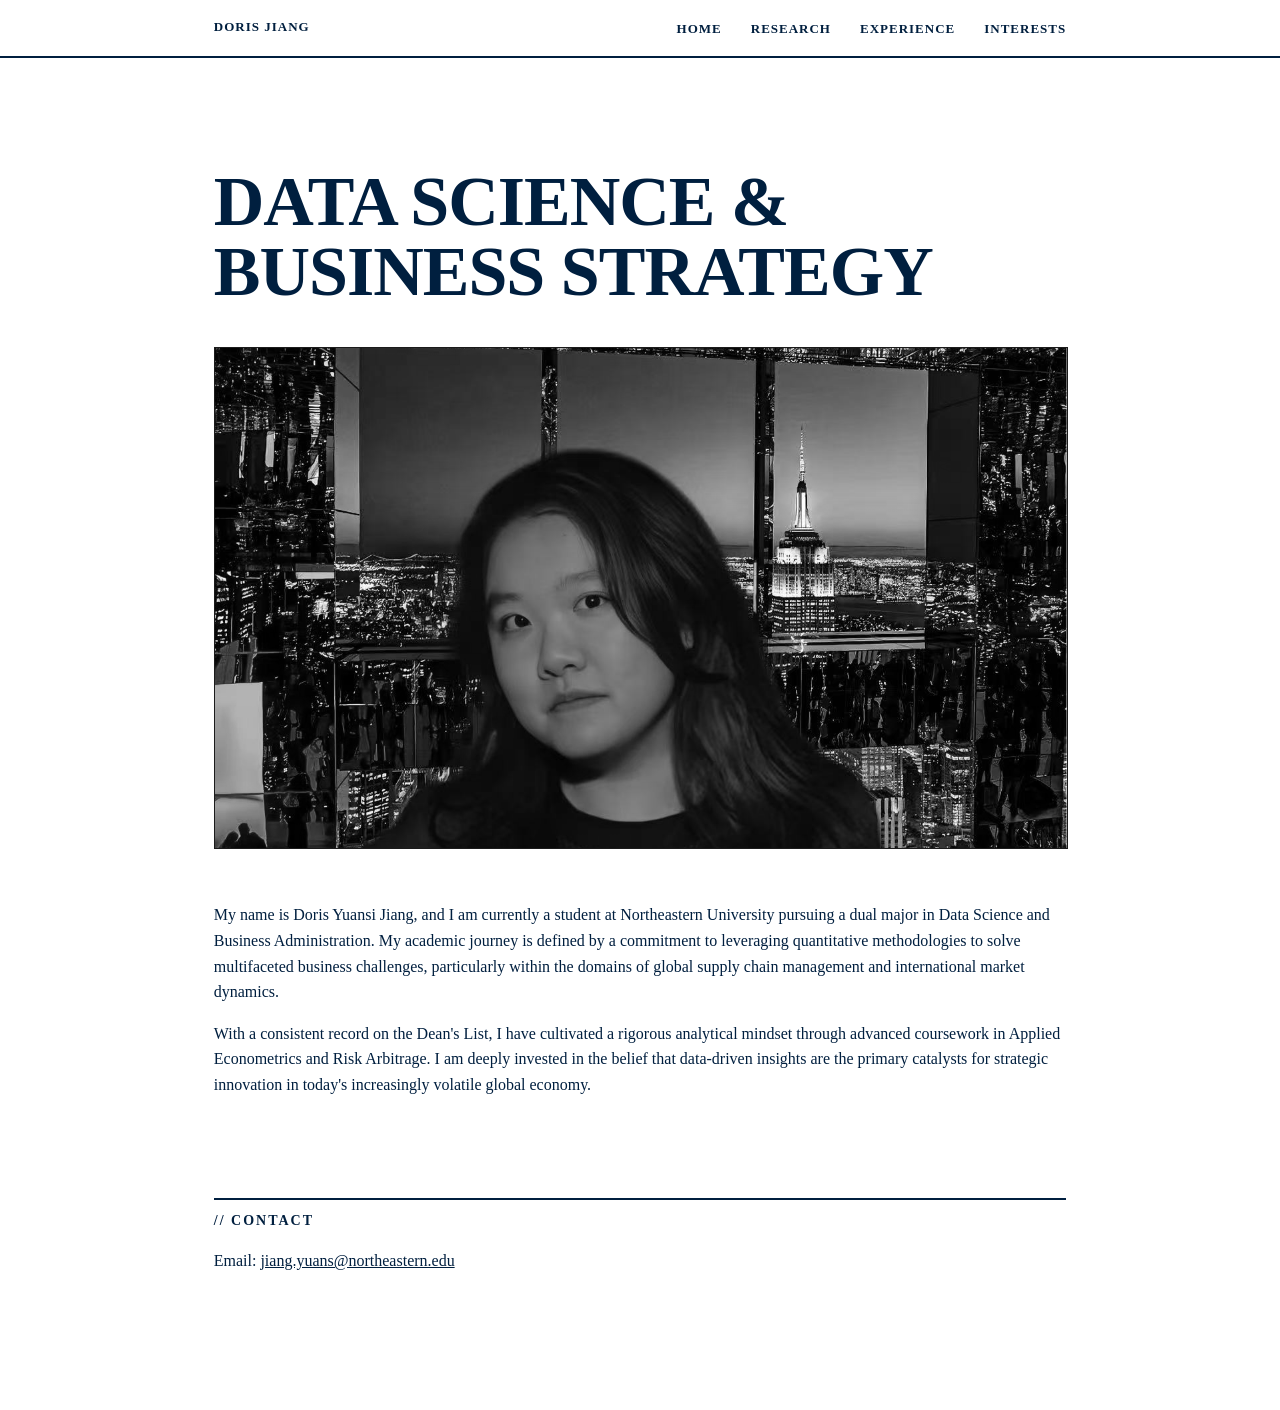
<file: index.html>
<!DOCTYPE html>
<html lang="en">
<head>
    <meta charset="UTF-8">
    <title>Doris Yuansi Jiang | Home</title>
    <link rel="stylesheet" href="style.css">
</head>
<body>
    <nav>
        <div class="nav-content">
            <a href="index.html">Doris Jiang</a>
            <div class="nav-links">
                <a href="index.html">Home</a>
                <a href="research.html">Research</a>
                <a href="experience.html">Experience</a>
                <a href="interests.html">Interests</a>
            </div>
        </div>
    </nav>
    <div class="container">
        <h1 class="main-title">Data Science &<br>Business Strategy</h1>
        <img src="profile.jpg" alt="Doris Jiang" class="main-photo">
        <div class="intro-text">
            <p>
                My name is Doris Yuansi Jiang, and I am currently a student at Northeastern University pursuing a dual major in Data Science and Business Administration. My academic journey is defined by a commitment to leveraging quantitative methodologies to solve multifaceted business challenges, particularly within the domains of global supply chain management and international market dynamics.
            </p>
            <p>
                With a consistent record on the Dean's List, I have cultivated a rigorous analytical mindset through advanced coursework in Applied Econometrics and Risk Arbitrage. I am deeply invested in the belief that data-driven insights are the primary catalysts for strategic innovation in today's increasingly volatile global economy.
            </p>
        </div>
        <footer class="contact-section">
            <h2 class="section-label">// CONTACT</h2>
            <p>Email: <a href="mailto:jiang.yuans@northeastern.edu">jiang.yuans@northeastern.edu</a></p>
        </footer>
    </div>
</body>
</html>
</file>
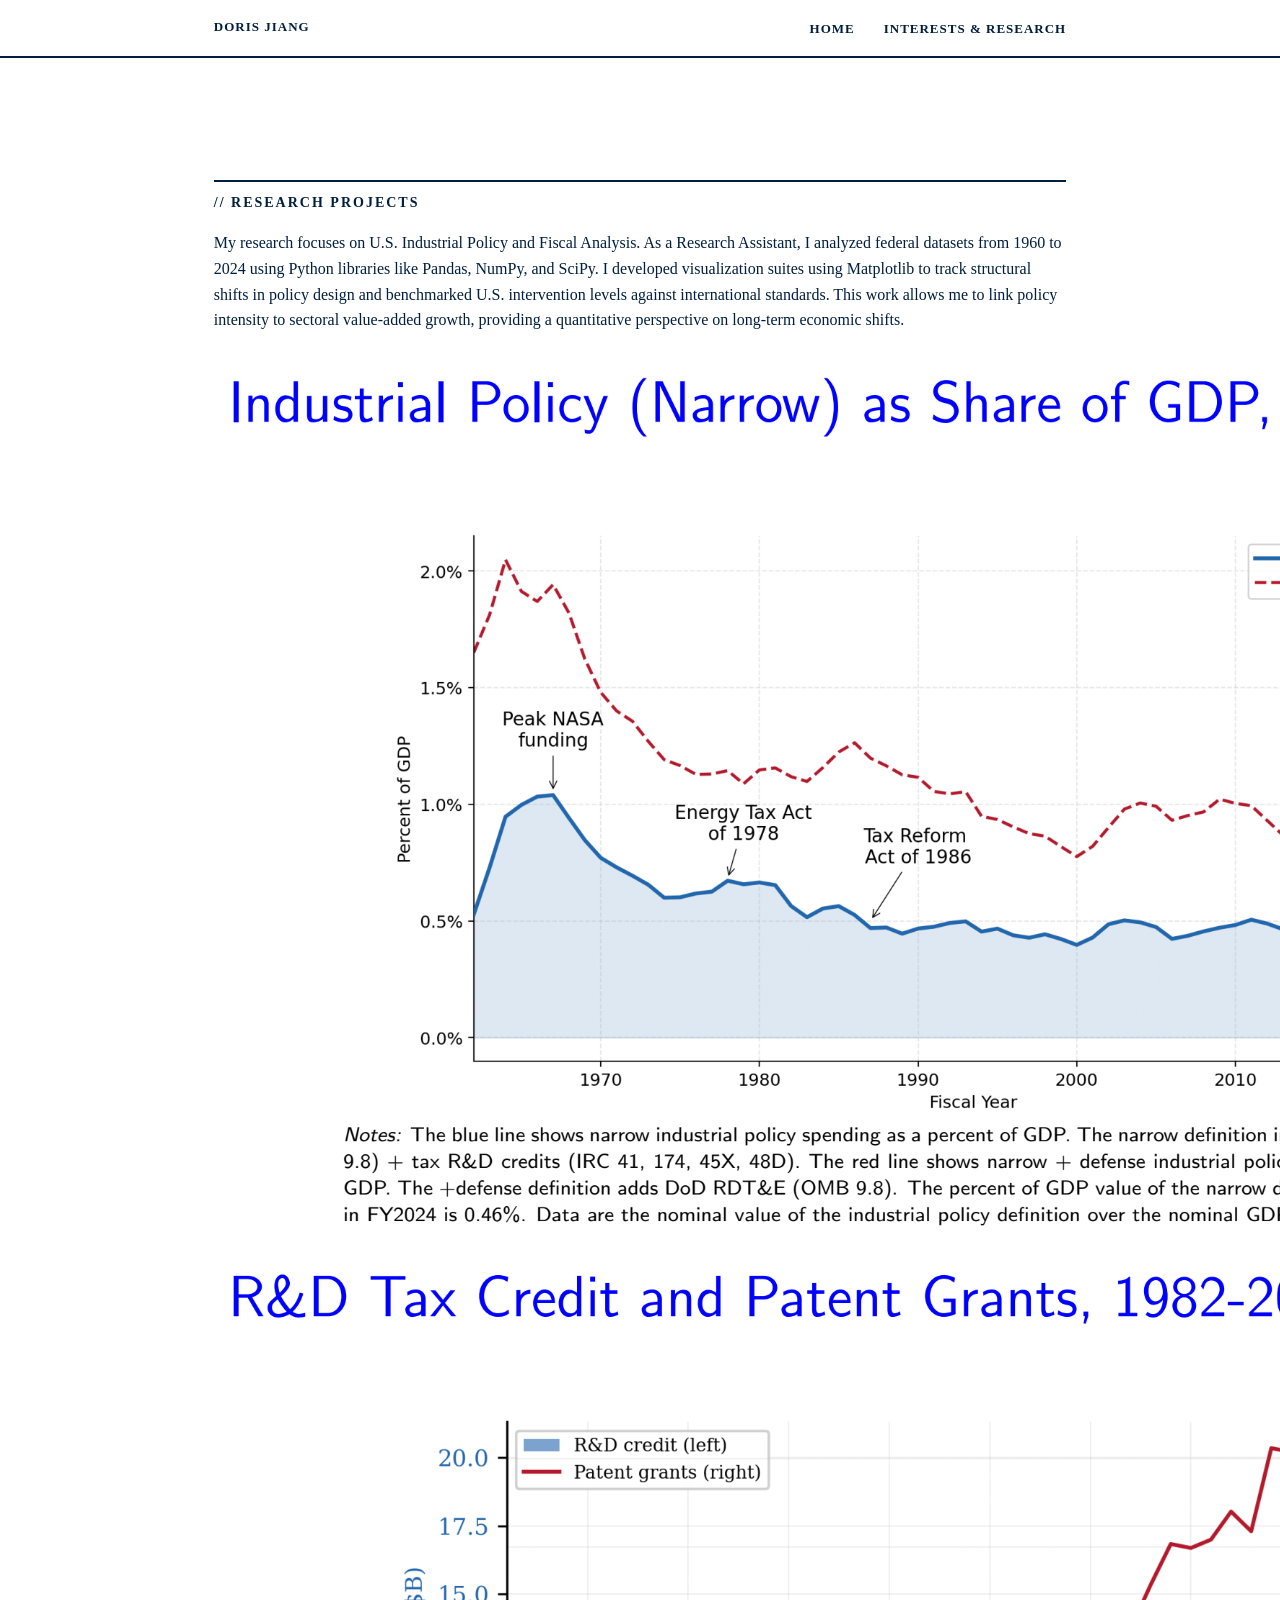
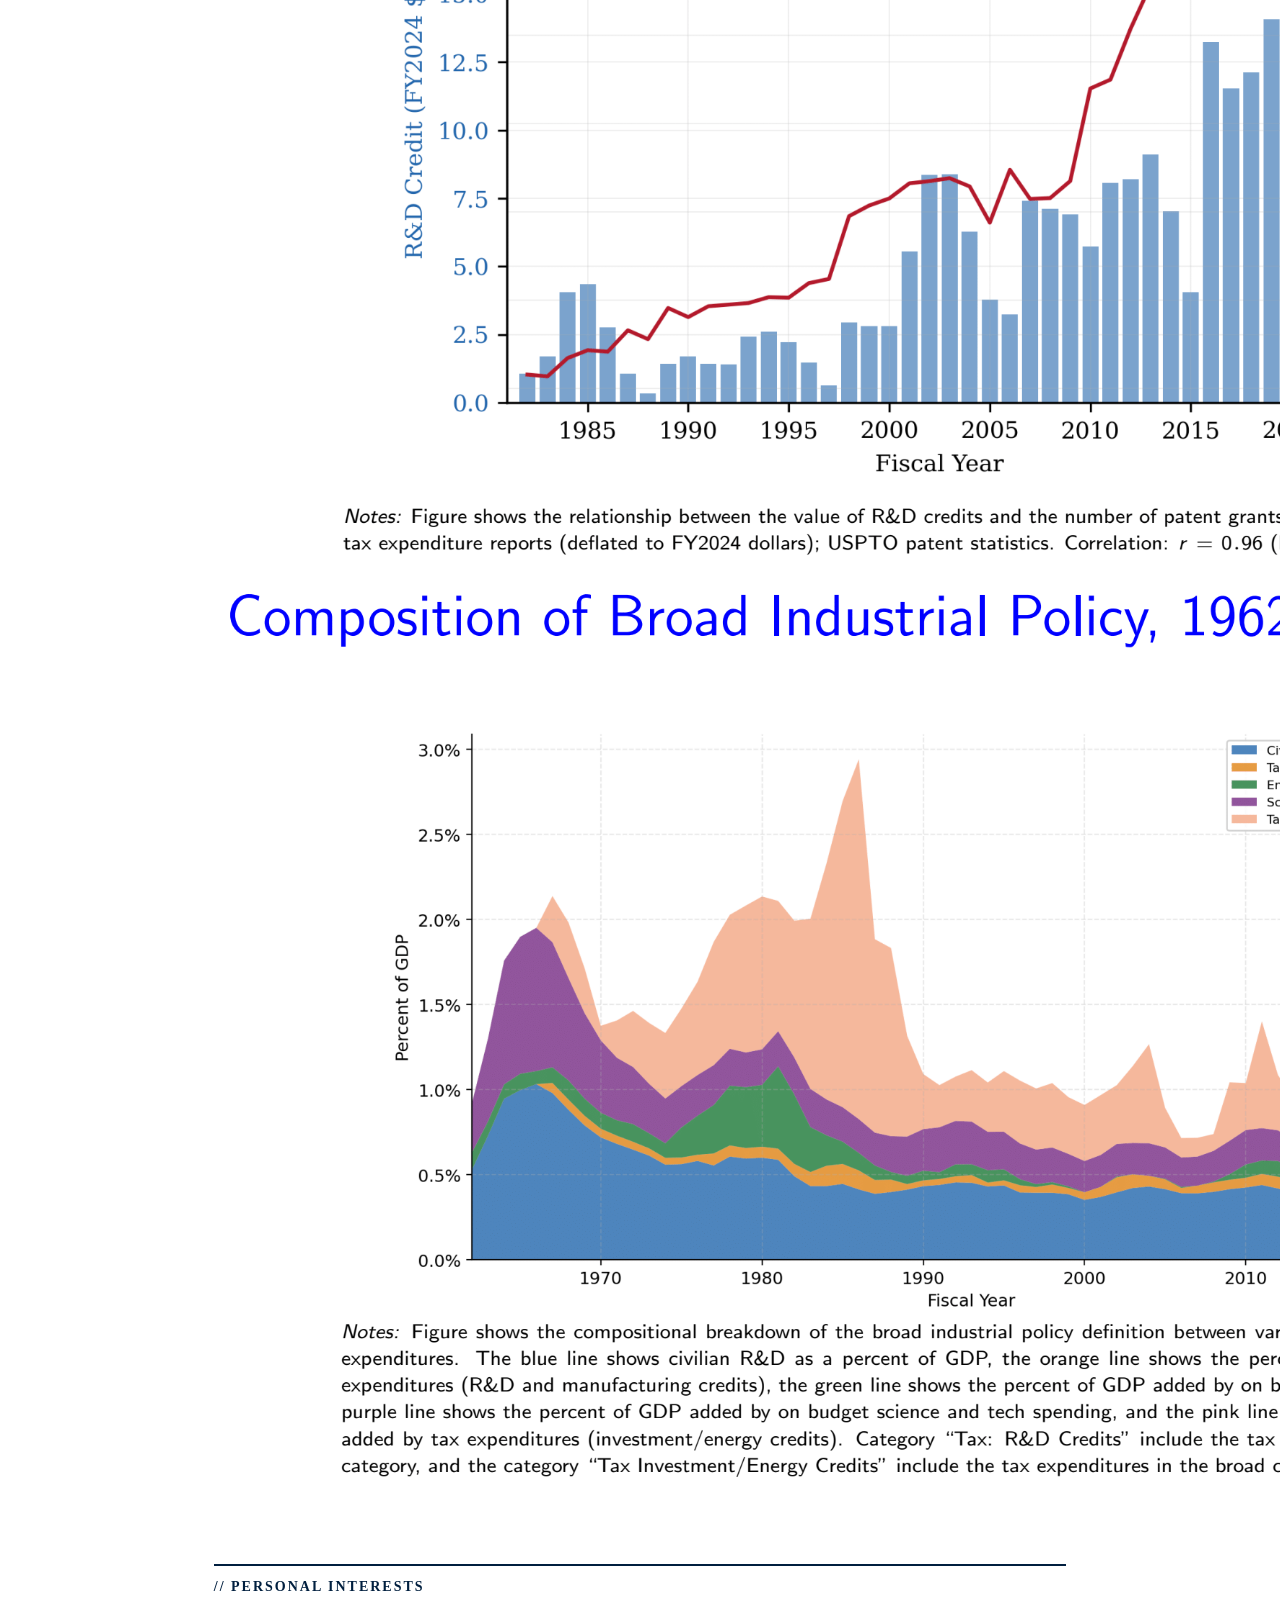
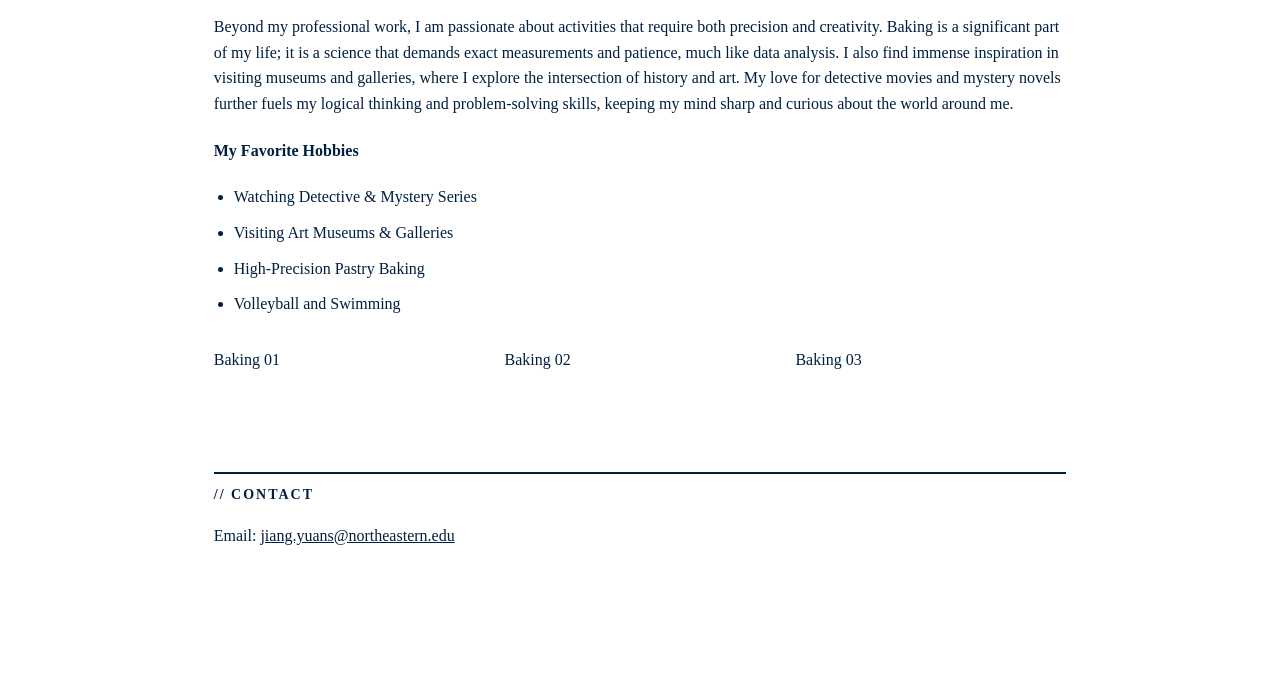
<file: about.html>
<!DOCTYPE html>
<html lang="en">
<head>
    <meta charset="UTF-8">
    <meta name="viewport" content="width=device-width, initial-scale=1.0">
    <title>Interests & Research | Doris Jiang</title>
    <link rel="stylesheet" href="style.css">
</head>
<body>
    <nav>
        <div class="nav-content">
            <a href="index.html" class="logo">Doris Jiang</a>
            <div class="nav-links">
                <a href="index.html">Home</a>
                <a href="about.html">Interests & Research</a>
            </div>
        </div>
    </nav>

    <div class="container">
        <section id="research">
            <h2 class="section-label">// RESEARCH PROJECTS</h2>
            <p>
                My research focuses on U.S. Industrial Policy and Fiscal Analysis. As a Research Assistant, I analyzed federal datasets from 1960 to 2024 using Python libraries like Pandas, NumPy, and SciPy. I developed visualization suites using Matplotlib to track structural shifts in policy design and benchmarked U.S. intervention levels against international standards. This work allows me to link policy intensity to sectoral value-added growth, providing a quantitative perspective on long-term economic shifts.
            </p>
            <div class="grid-3">
                <div class="placeholder-box"><img src="research1.jpg" class="placeholder-box">
                <div class="placeholder-box"><img src="research2.jpg" class="placeholder-box">
                <div class="placeholder-box"><img src="research3.jpg" class="placeholder-box">
            </div>
        </section>

        <section id="interests">
            <h2 class="section-label">// PERSONAL INTERESTS</h2>
            <p>
                Beyond my professional work, I am passionate about activities that require both precision and creativity. Baking is a significant part of my life; it is a science that demands exact measurements and patience, much like data analysis. I also find immense inspiration in visiting museums and galleries, where I explore the intersection of history and art. My love for detective movies and mystery novels further fuels my logical thinking and problem-solving skills, keeping my mind sharp and curious about the world around me.
            </p>
            
            <h4 class="sub-heading">My Favorite Hobbies</h4>
            <ul>
                <li>Watching Detective & Mystery Series</li>
                <li>Visiting Art Museums & Galleries</li>
                <li>High-Precision Pastry Baking</li>
                <li>Volleyball and Swimming</li>
            </ul>

            <div class="grid-3">
                <div class="placeholder-box baking"><span>Baking 01</span></div>
                <div class="placeholder-box baking"><span>Baking 02</span></div>
                <div class="placeholder-box baking"><span>Baking 03</span></div>
            </div>
        </section>

        <footer class="contact-section">
            <h2 class="section-label">// CONTACT</h2>
            <p>Email: <a href="mailto:jiang.yuans@northeastern.edu">jiang.yuans@northeastern.edu</a></p>
        </footer>
    </div>
</body>
</html>
</file>
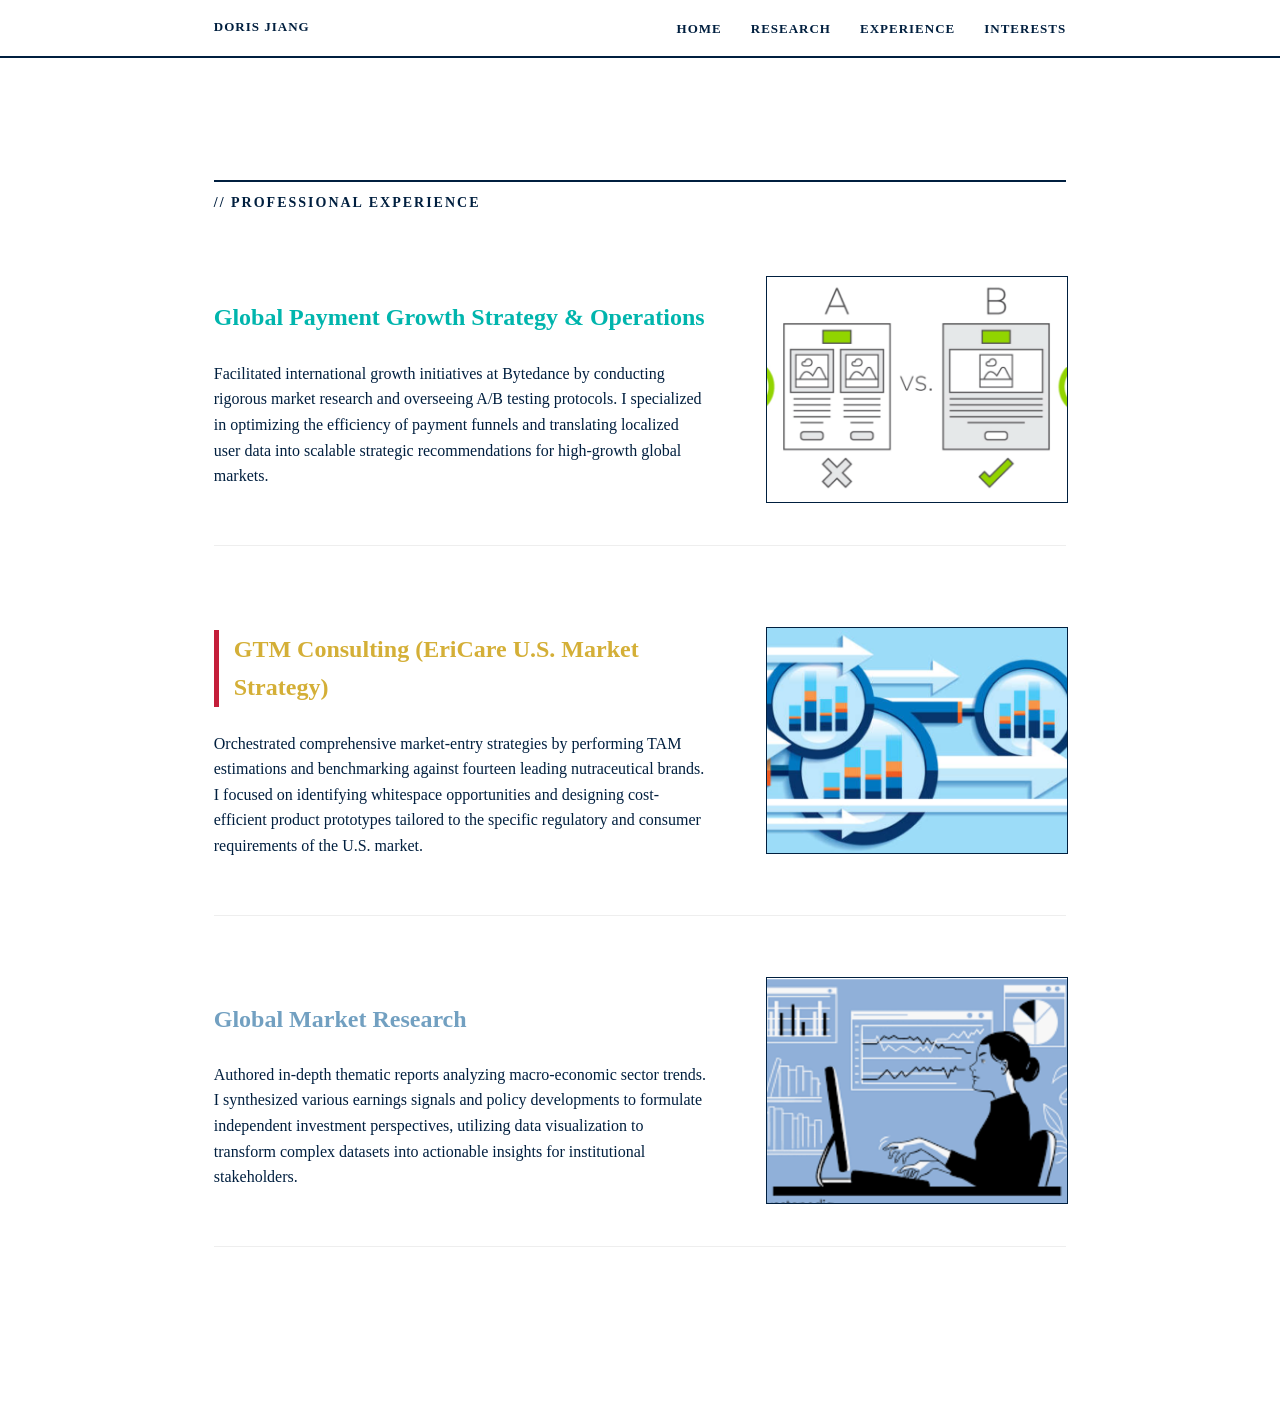
<file: experience.html>
<!DOCTYPE html>
<html lang="en">
<head>
    <meta charset="UTF-8">
    <title>Experience | Doris Jiang</title>
    <link rel="stylesheet" href="style.css">
</head>
<body>
    <nav>
        <div class="nav-content">
            <a href="index.html">Doris Jiang</a>
            <div class="nav-links">
                <a href="index.html">Home</a>
                <a href="research.html">Research</a>
                <a href="experience.html">Experience</a>
                <a href="interests.html">Interests</a>
            </div>
        </div>
    </nav>
    <div class="container">
        <h2 class="section-label">// PROFESSIONAL EXPERIENCE</h2>

        <div class="exp-item bytedance">
            <div class="exp-info">
                <h3>Global Payment Growth Strategy & Operations</h3>
                <p>Facilitated international growth initiatives at Bytedance by conducting rigorous market research and overseeing A/B testing protocols. I specialized in optimizing the efficiency of payment funnels and translating localized user data into scalable strategic recommendations for high-growth global markets.</p>
            </div>
            <img src="experience1.jpg" alt="Bytedance" class="exp-img-box">
        </div>

        <div class="exp-item gtm">
            <div class="exp-info">
                <h3>GTM Consulting (EriCare U.S. Market Strategy)</h3>
                <p>Orchestrated comprehensive market-entry strategies by performing TAM estimations and benchmarking against fourteen leading nutraceutical brands. I focused on identifying whitespace opportunities and designing cost-efficient product prototypes tailored to the specific regulatory and consumer requirements of the U.S. market.</p>
            </div>
            <img src="experience2.jpg" alt="GTM Consulting" class="exp-img-box">
        </div>

        <div class="exp-item research-market">
            <div class="exp-info">
                <h3>Global Market Research</h3>
                <p>Authored in-depth thematic reports analyzing macro-economic sector trends. I synthesized various earnings signals and policy developments to formulate independent investment perspectives, utilizing data visualization to transform complex datasets into actionable insights for institutional stakeholders.</p>
            </div>
            <img src="experience3.jpg" alt="Market Research" class="exp-img-box">
        </div>
    </div>
</body>
</html>
</file>
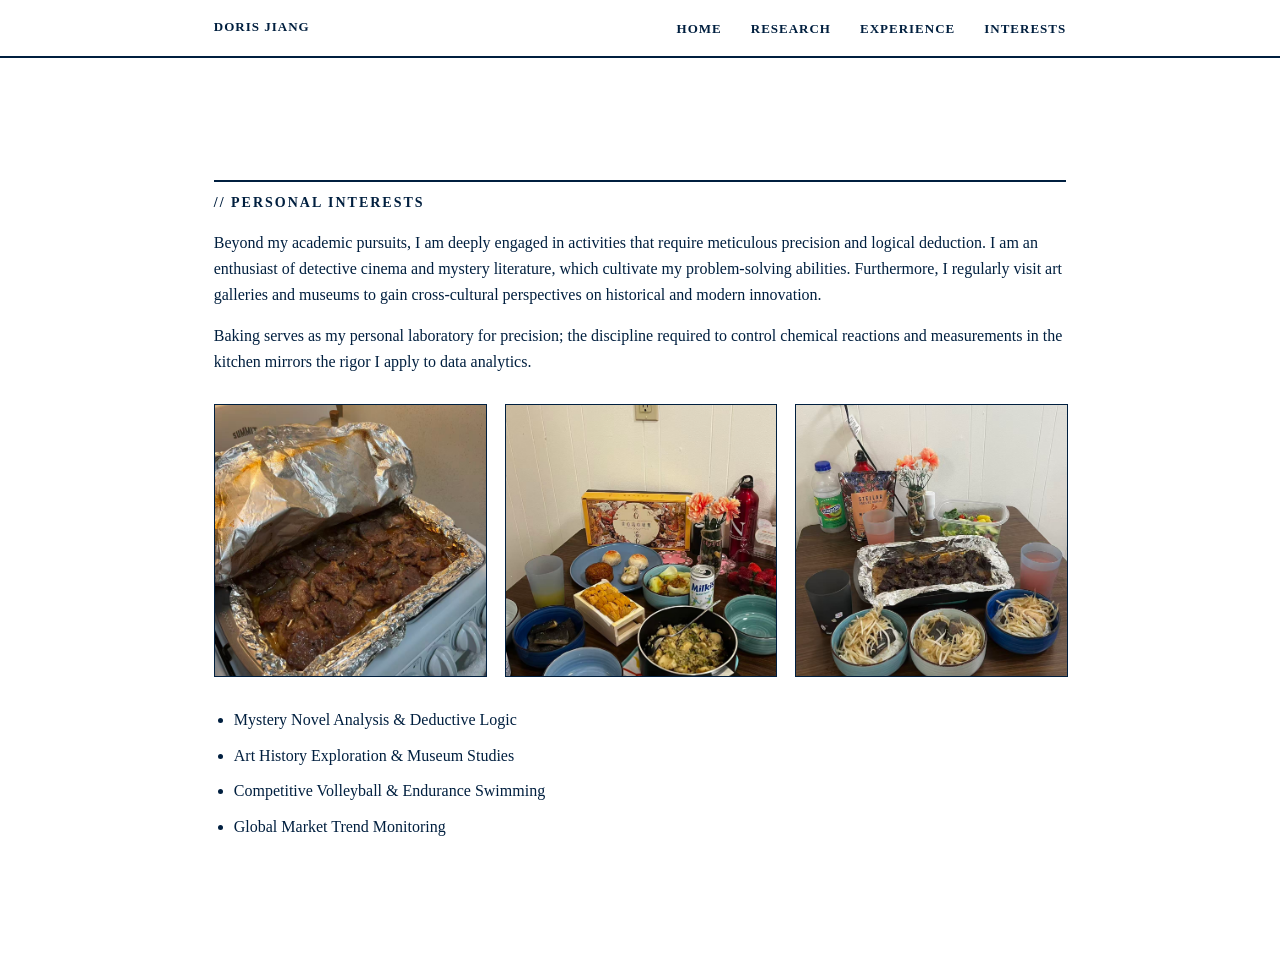
<file: interests.html>
<!DOCTYPE html>
<html lang="en">
<head>
    <meta charset="UTF-8">
    <title>Interests | Doris Jiang</title>
    <link rel="stylesheet" href="style.css">
</head>
<body>
    <nav>
        <div class="nav-content">
            <a href="index.html">Doris Jiang</a>
            <div class="nav-links">
                <a href="index.html">Home</a>
                <a href="research.html">Research</a>
                <a href="experience.html">Experience</a>
                <a href="interests.html">Interests</a>
            </div>
        </div>
    </nav>
    <div class="container">
        <h2 class="section-label">// PERSONAL INTERESTS</h2>
        <p>
            Beyond my academic pursuits, I am deeply engaged in activities that require meticulous precision and logical deduction. I am an enthusiast of detective cinema and mystery literature, which cultivate my problem-solving abilities. Furthermore, I regularly visit art galleries and museums to gain cross-cultural perspectives on historical and modern innovation.
        </p>
        <p>
            Baking serves as my personal laboratory for precision; the discipline required to control chemical reactions and measurements in the kitchen mirrors the rigor I apply to data analytics.
        </p>
        <div class="grid-3">
            <img src="baking1.jpg" alt="Baking Achievement 1" class="standard-img">
            <img src="baking2.jpg" alt="Baking Achievement 2" class="standard-img">
            <img src="baking3.jpg" alt="Baking Achievement 3" class="standard-img">
        </div>
        <ul>
            <li>Mystery Novel Analysis & Deductive Logic</li>
            <li>Art History Exploration & Museum Studies</li>
            <li>Competitive Volleyball & Endurance Swimming</li>
            <li>Global Market Trend Monitoring</li>
        </ul>
    </div>
</body>
</html>
</file>
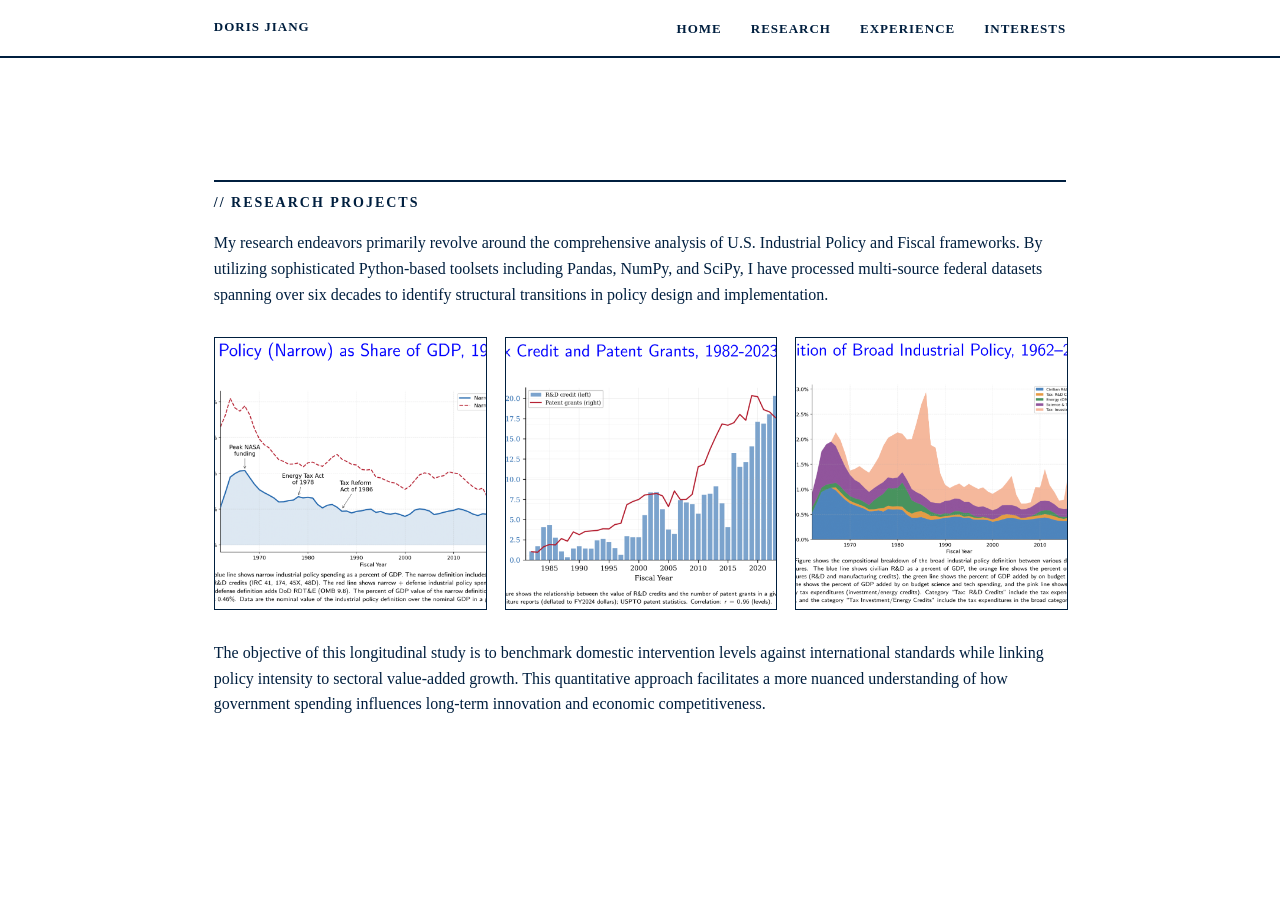
<file: research.html>
<!DOCTYPE html>
<html lang="en">
<head>
    <meta charset="UTF-8">
    <title>Research | Doris Jiang</title>
    <link rel="stylesheet" href="style.css">
</head>
<body>
    <nav>
        <div class="nav-content">
            <a href="index.html">Doris Jiang</a>
            <div class="nav-links">
                <a href="index.html">Home</a>
                <a href="research.html">Research</a>
                <a href="experience.html">Experience</a>
                <a href="interests.html">Interests</a>
            </div>
        </div>
    </nav>
    <div class="container">
        <h2 class="section-label">// RESEARCH PROJECTS</h2>
        <p>
            My research endeavors primarily revolve around the comprehensive analysis of U.S. Industrial Policy and Fiscal frameworks. By utilizing sophisticated Python-based toolsets including Pandas, NumPy, and SciPy, I have processed multi-source federal datasets spanning over six decades to identify structural transitions in policy design and implementation.
        </p>
        <div class="grid-3">
            <img src="research1.jpg" alt="Research Project 1" class="standard-img">
            <img src="research2.jpg" alt="Research Project 2" class="standard-img">
            <img src="research3.jpg" alt="Research Project 3" class="standard-img">
        </div>
        <p>
            The objective of this longitudinal study is to benchmark domestic intervention levels against international standards while linking policy intensity to sectoral value-added growth. This quantitative approach facilitates a more nuanced understanding of how government spending influences long-term innovation and economic competitiveness.
        </p>
    </div>
</body>
</html>
</file>
<file: style.css>
body {
    background-color: #ffffff;
    color: #001f3f;
    font-family: "Times New Roman", Times, serif;
    margin: 0;
    line-height: 1.6;
}

nav {
    position: fixed;
    top: 0;
    width: 100%;
    background: white;
    border-bottom: 2px solid #001f3f;
    z-index: 1000;
}

.nav-content {
    width: 66.6%;
    margin: 0 auto;
    padding: 15px 0;
    display: flex;
    justify-content: space-between;
    align-items: center;
}

nav a {
    text-decoration: none;
    color: #001f3f;
    font-weight: bold;
    text-transform: uppercase;
    font-size: 13px;
    letter-spacing: 1px;
}

.nav-links a {
    margin-left: 25px;
}

.container {
    width: 66.6%;
    margin: 0 auto;
    padding: 120px 0;
}

h1.main-title {
    font-size: clamp(40px, 6vw, 70px);
    line-height: 1;
    text-transform: uppercase;
    margin-bottom: 40px;
    letter-spacing: -1px;
}

.section-label {
    border-top: 2px solid #001f3f;
    width: 100%;
    padding-top: 10px;
    margin-top: 60px;
    font-size: 14px;
    letter-spacing: 2px;
}

.main-photo {
    width: 100%;
    max-height: 500px;
    object-fit: cover;
    filter: grayscale(100%);
    transition: filter 0.5s;
    border: 1px solid #001f3f;
    margin-bottom: 30px;
}

.main-photo:hover {
    filter: grayscale(0%);
}

.grid-3 {
    display: grid;
    grid-template-columns: repeat(3, 1fr);
    gap: 20px;
    margin: 30px 0;
}

.standard-img {
    width: 100%;
    aspect-ratio: 1 / 1;
    object-fit: cover;
    border: 1px solid #001f3f;
}

.exp-item {
    display: grid;
    grid-template-columns: 1fr 300px;
    gap: 40px;
    margin: 60px 0;
    padding-bottom: 40px;
    border-bottom: 1px solid #eee;
    align-items: center;
}

.exp-info {
    padding-right: 20px;
}

.exp-img-box {
    width: 300px;
    aspect-ratio: 4 / 3;
    object-fit: cover;
    border: 1px solid #001f3f;
}

.bytedance h3 { color: #00b5ad; font-size: 24px; }
.gtm h3 { color: #d4af37; border-left: 5px solid #c41e3a; padding-left: 15px; font-size: 24px; }
.research-market h3 { color: #72a0c1; font-size: 24px; }

.contact-section { margin-top: 100px; }
.contact-section a { color: #001f3f; }

ul { padding-left: 20px; margin: 20px 0; }
li { margin-bottom: 10px; }
</file>
